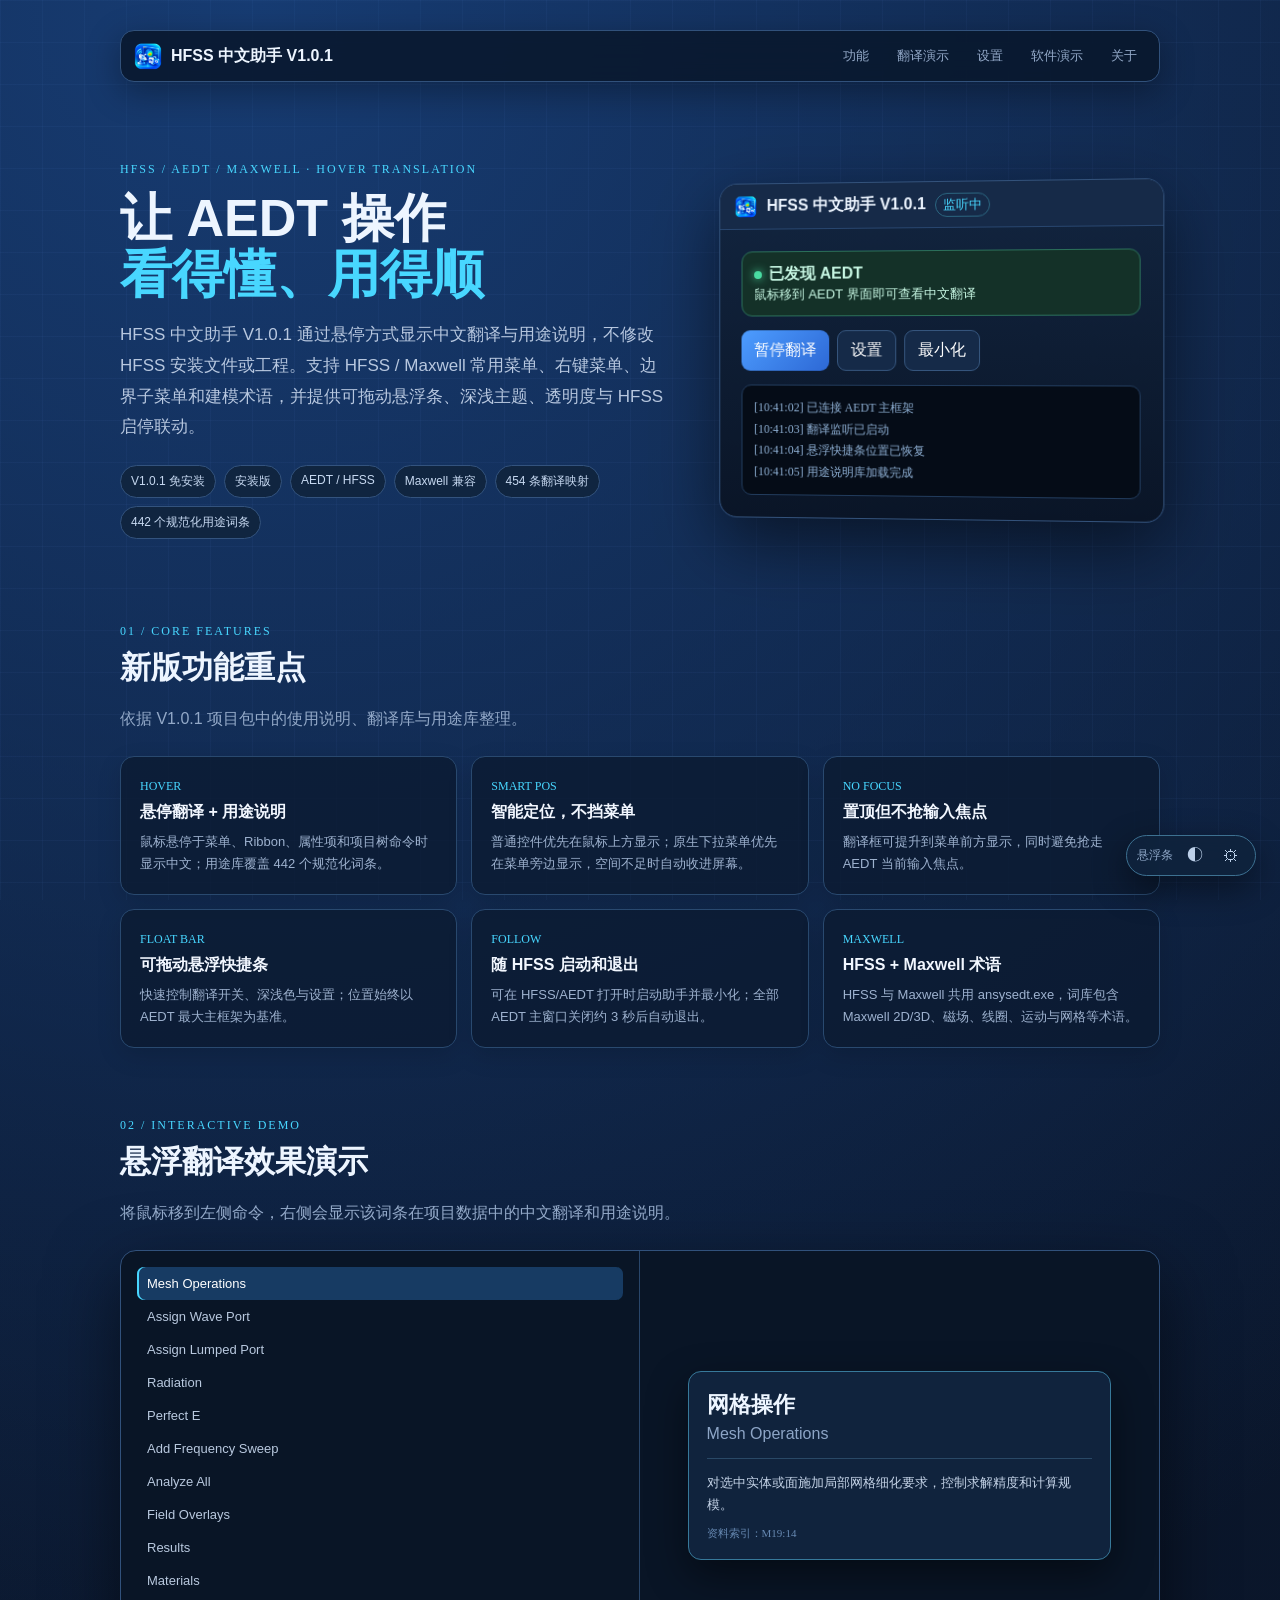
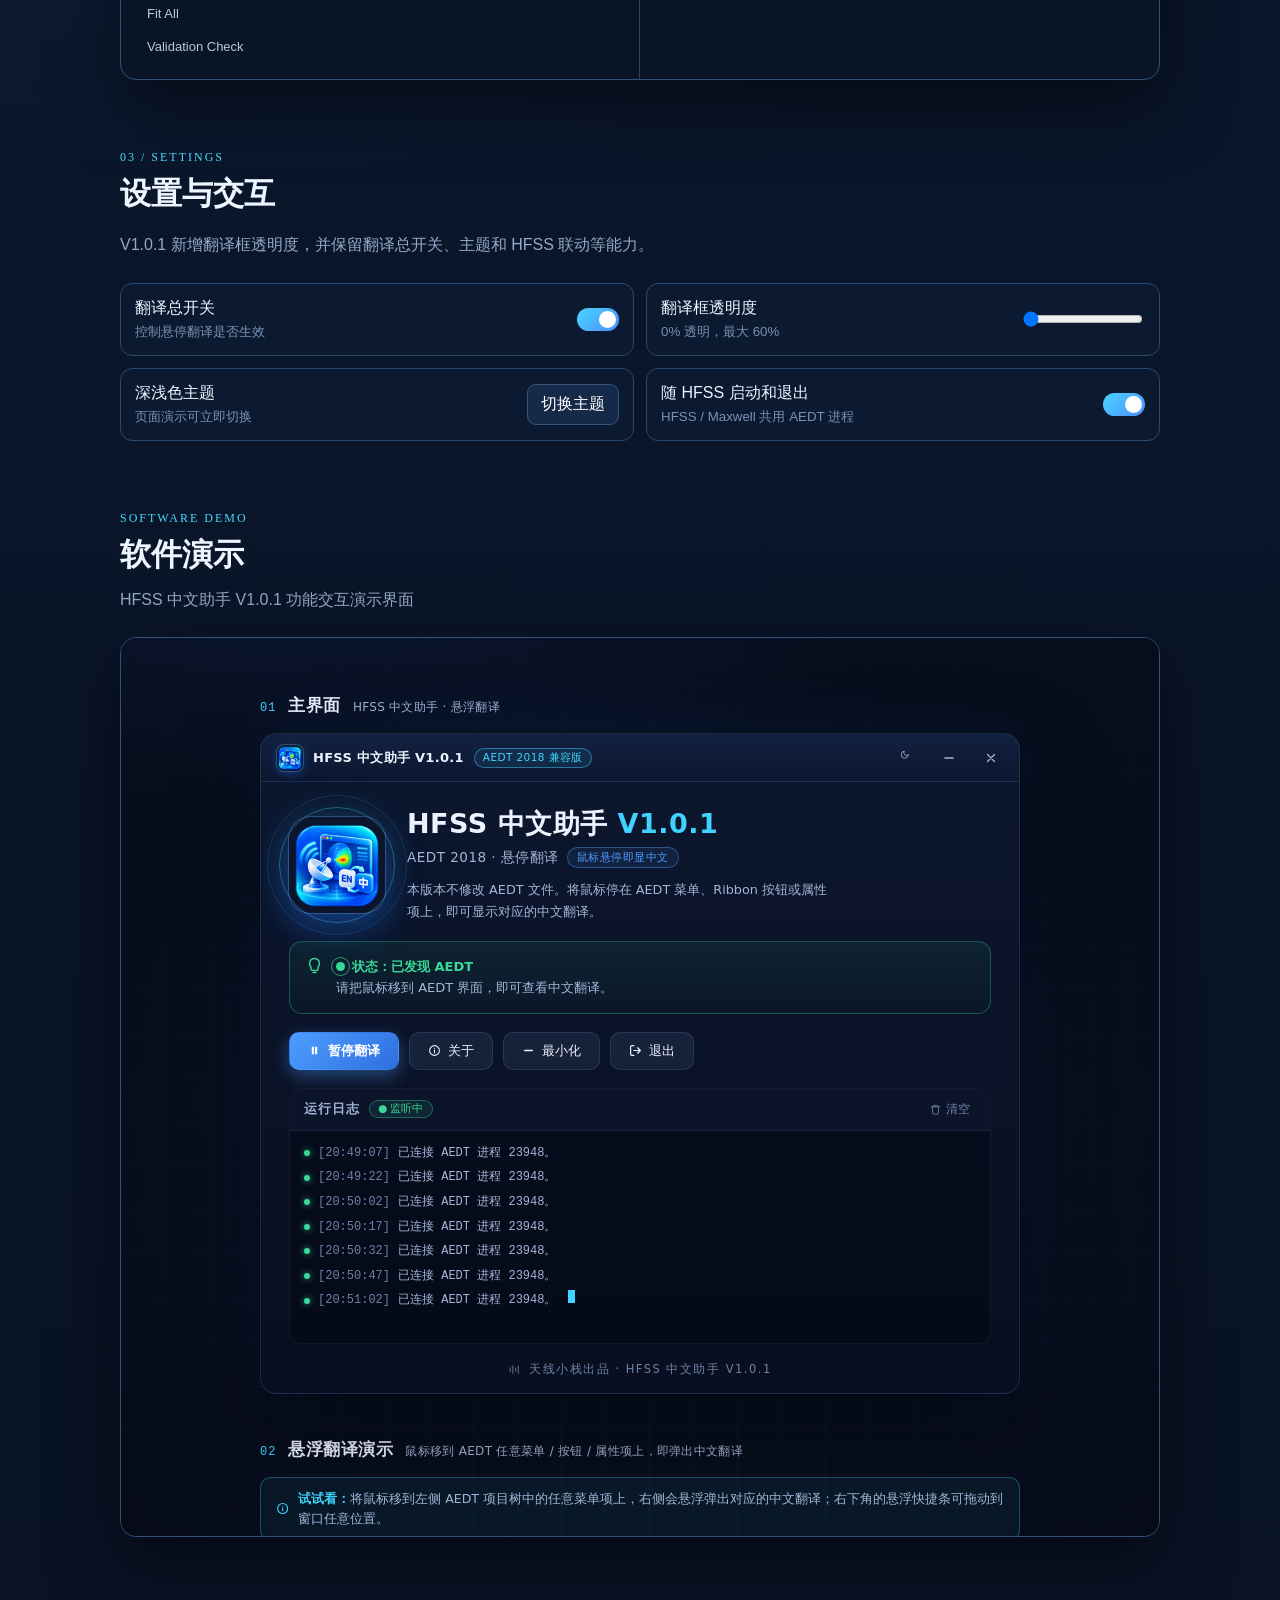
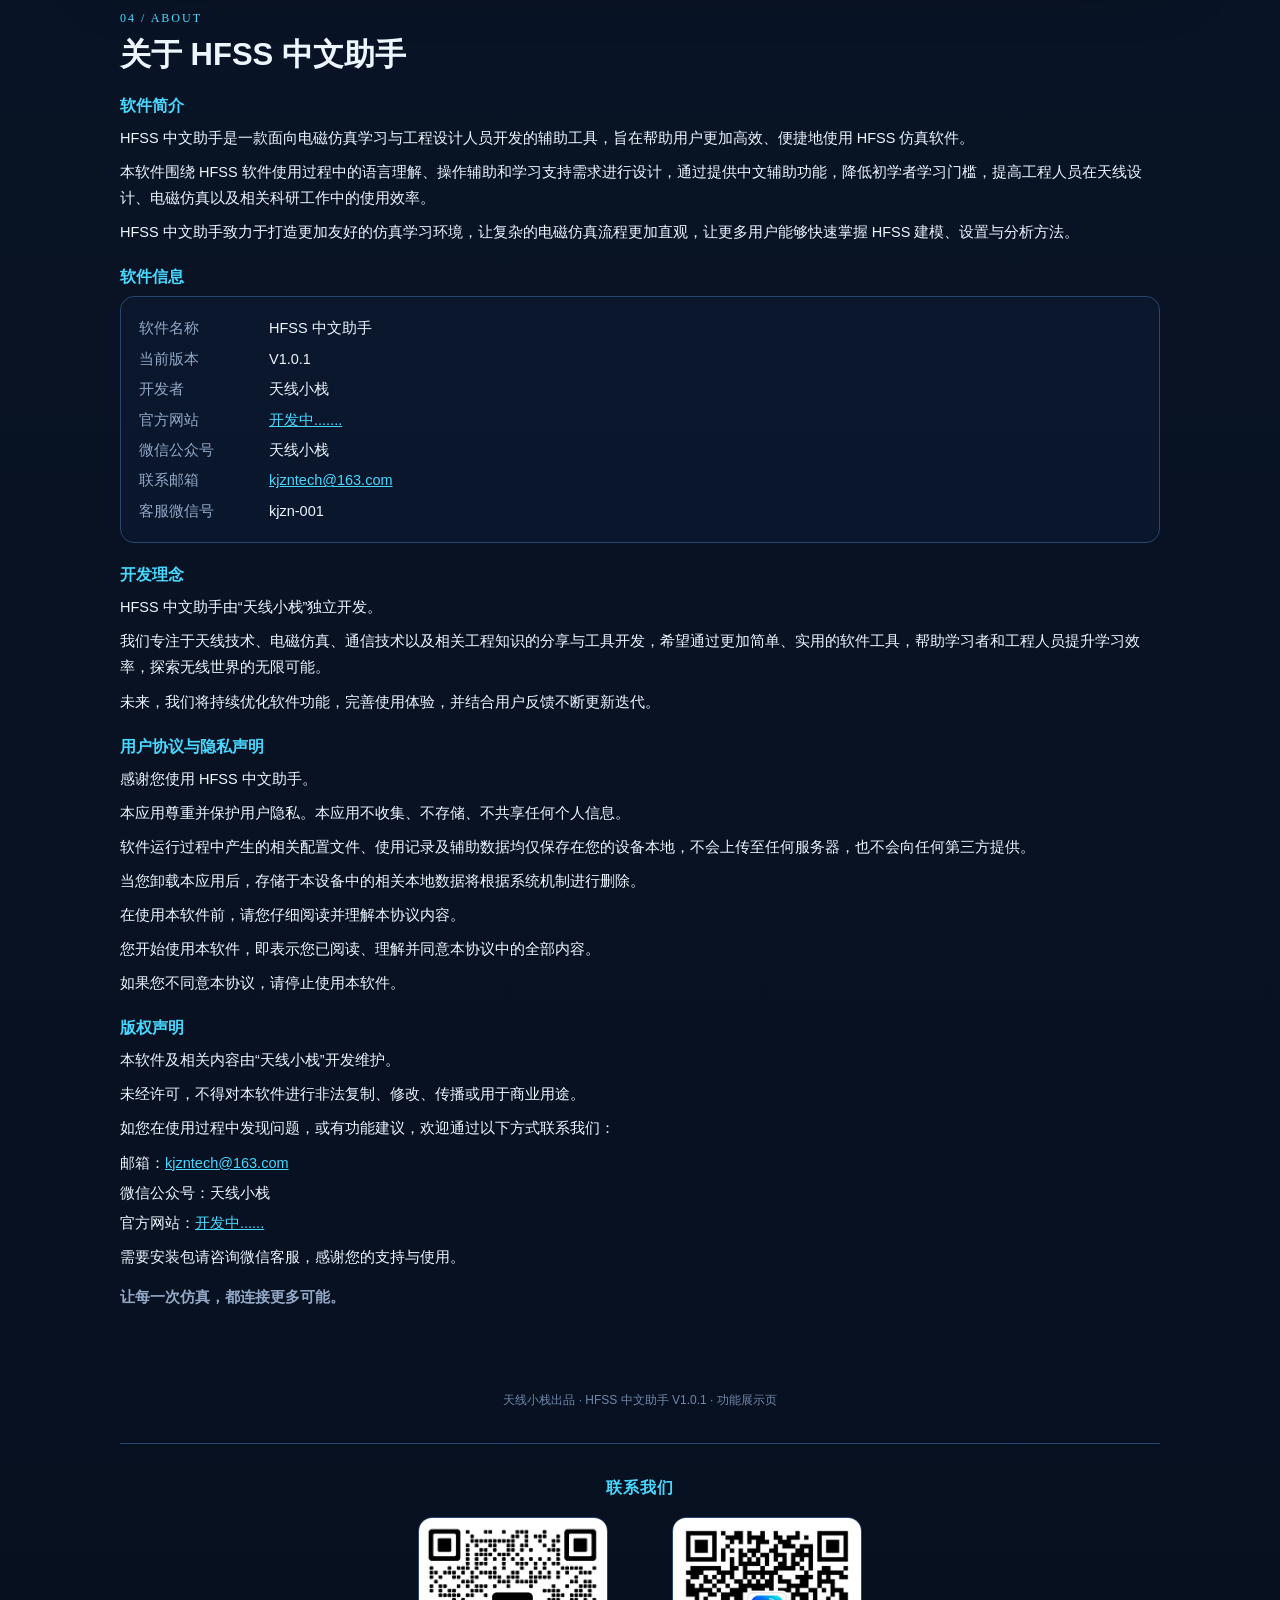
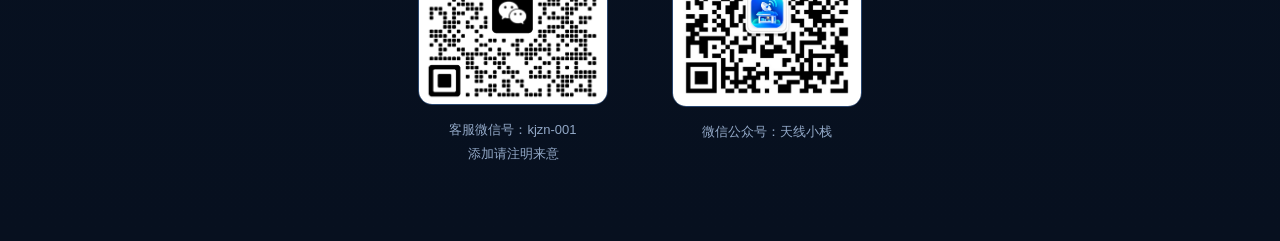
<file: index.html>
<!doctype html><html lang="zh-CN"><head><meta charset="utf-8"><meta name="viewport" content="width=device-width,initial-scale=1"><title>HFSS 中文助手 V1.0.1 · 功能展示</title>
<link rel="stylesheet" href="css/main.css"></head><body><div class="wrap"><nav><img src="images/logo.png"><b>HFSS 中文助手 V1.0.1</b><a href="#features">功能</a><a href="#demo">翻译演示</a><a href="#settings">设置</a><a href="#software-demo">软件演示</a><a href="#notes">关于</a></nav>
<header class="hero"><div><div class="eyebrow">HFSS / AEDT / MAXWELL · HOVER TRANSLATION</div><h1>让 AEDT 操作<br><span>看得懂、用得顺</span></h1><p class="lead">HFSS 中文助手 V1.0.1 通过悬停方式显示中文翻译与用途说明，不修改 HFSS 安装文件或工程。支持 HFSS / Maxwell 常用菜单、右键菜单、边界子菜单和建模术语，并提供可拖动悬浮条、深浅主题、透明度与 HFSS 启停联动。</p><div class="chips"><span class="chip">V1.0.1 免安装</span><span class="chip">安装版</span><span class="chip">AEDT / HFSS</span><span class="chip">Maxwell 兼容</span><span class="chip">454 条翻译映射</span><span class="chip">442 个规范化用途词条</span></div></div>
<div class="app"><div class="title"><img src="images/logo.png"><b>HFSS 中文助手 V1.0.1</b><small>监听中</small></div><div class="appbody"><div class="status"><span class="dot"></span><b>已发现 AEDT</b><br><small>鼠标移到 AEDT 界面即可查看中文翻译</small></div><div class="bar"><button class="btn primary" onclick="fakePause(this)">暂停翻译</button><button class="btn" onclick="document.querySelector('#settings').scrollIntoView()">设置</button><button class="btn">最小化</button></div><div class="log">[10:41:02] 已连接 AEDT 主框架<br>[10:41:03] 翻译监听已启动<br>[10:41:04] 悬浮快捷条位置已恢复<br>[10:41:05] 用途说明库加载完成</div></div></div></header>
<section id="features"><div class="sectiontag">01 / CORE FEATURES</div><h2>新版功能重点</h2><p class="sub">依据 V1.0.1 项目包中的使用说明、翻译库与用途库整理。</p><div class="grid">
<div class="card"><span class="ico">HOVER</span><strong>悬停翻译 + 用途说明</strong><p>鼠标悬停于菜单、Ribbon、属性项和项目树命令时显示中文；用途库覆盖 442 个规范化词条。</p></div>
<div class="card"><span class="ico">SMART POS</span><strong>智能定位，不挡菜单</strong><p>普通控件优先在鼠标上方显示；原生下拉菜单优先在菜单旁边显示，空间不足时自动收进屏幕。</p></div>
<div class="card"><span class="ico">NO FOCUS</span><strong>置顶但不抢输入焦点</strong><p>翻译框可提升到菜单前方显示，同时避免抢走 AEDT 当前输入焦点。</p></div>
<div class="card"><span class="ico">FLOAT BAR</span><strong>可拖动悬浮快捷条</strong><p>快速控制翻译开关、深浅色与设置；位置始终以 AEDT 最大主框架为基准。</p></div>
<div class="card"><span class="ico">FOLLOW</span><strong>随 HFSS 启动和退出</strong><p>可在 HFSS/AEDT 打开时启动助手并最小化；全部 AEDT 主窗口关闭约 3 秒后自动退出。</p></div>
<div class="card"><span class="ico">MAXWELL</span><strong>HFSS + Maxwell 术语</strong><p>HFSS 与 Maxwell 共用 ansysedt.exe，词库包含 Maxwell 2D/3D、磁场、线圈、运动与网格等术语。</p></div>
</div></section>
<section id="demo"><div class="sectiontag">02 / INTERACTIVE DEMO</div><h2>悬浮翻译效果演示</h2><p class="sub">将鼠标移到左侧命令，右侧会显示该词条在项目数据中的中文翻译和用途说明。</p><div class="demo"><div class="tree" id="tree"></div><div class="tiparea"><div class="bubble"><div class="zh" id="zh"></div><div class="en" id="en"></div><div class="purpose" id="purpose"></div><div class="src" id="src"></div></div></div></div></section>
<section id="settings"><div class="sectiontag">03 / SETTINGS</div><h2>设置与交互</h2><p class="sub">V1.0.1 新增翻译框透明度，并保留翻译总开关、主题和 HFSS 联动等能力。</p><div class="settings"><div class="setting"><div>翻译总开关<small>控制悬停翻译是否生效</small></div><div class="switch"></div></div><div class="setting"><div>翻译框透明度<small><span id="opv">0%</span> 透明，最大 60%</small></div><input id="opacity" type="range" min="0" max="60" value="0"></div><div class="setting"><div>深浅色主题<small>页面演示可立即切换</small></div><button class="btn" onclick="toggleTheme()">切换主题</button></div><div class="setting"><div>随 HFSS 启动和退出<small>HFSS / Maxwell 共用 AEDT 进程</small></div><div class="switch"></div></div></div></section>

<section id="software-demo" style="padding:35px 0;">
  <div class="sectiontag">SOFTWARE DEMO</div>
  <h2>软件演示</h2>
  <div class="sub">HFSS 中文助手 V1.0.1 功能交互演示界面</div>
  <iframe src="software-demo.html" style="width:100%;height:900px;border:1px solid #31517b;border-radius:16px;overflow:hidden;background:#07101f;box-shadow:0 24px 70px #0008;" title="HFSS中文助手V1.0.1软件演示"></iframe>
</section>
<section id="notes"><div class="sectiontag">04 / ABOUT</div><h2>关于 HFSS 中文助手</h2><div style="color:var(--cyan);font-weight:700;margin:20px 0 8px">软件简介</div><div style="line-height:1.8;color:var(--text);font-size:14.5px;margin:0 0 8px">HFSS 中文助手是一款面向电磁仿真学习与工程设计人员开发的辅助工具，旨在帮助用户更加高效、便捷地使用 HFSS 仿真软件。</div><div style="line-height:1.8;color:var(--text);font-size:14.5px;margin:0 0 8px">本软件围绕 HFSS 软件使用过程中的语言理解、操作辅助和学习支持需求进行设计，通过提供中文辅助功能，降低初学者学习门槛，提高工程人员在天线设计、电磁仿真以及相关科研工作中的使用效率。</div><div style="line-height:1.8;color:var(--text);font-size:14.5px;margin:0 0 8px">HFSS 中文助手致力于打造更加友好的仿真学习环境，让复杂的电磁仿真流程更加直观，让更多用户能够快速掌握 HFSS 建模、设置与分析方法。</div><div style="color:var(--cyan);font-weight:700;margin:22px 0 8px">软件信息</div><div style="border:1px solid var(--line);border-radius:14px;background:rgba(16,32,60,.35);padding:16px 18px;line-height:2.1;font-size:14.5px"><div><span style="color:var(--muted);display:inline-block;min-width:130px">软件名称</span>HFSS 中文助手</div><div><span style="color:var(--muted);display:inline-block;min-width:130px">当前版本</span>V1.0.1</div><div><span style="color:var(--muted);display:inline-block;min-width:130px">开发者</span>天线小栈</div><div><span style="color:var(--muted);display:inline-block;min-width:130px">官方网站</span><a href="开发中......." target="_blank" style="color:var(--cyan)">开发中.......</a></div><div><span style="color:var(--muted);display:inline-block;min-width:130px">微信公众号</span>天线小栈</div><div><span style="color:var(--muted);display:inline-block;min-width:130px">联系邮箱</span><a href="mailto:kjzntech@163.com" style="color:var(--cyan)">kjzntech@163.com</a></div><div><span style="color:var(--muted);display:inline-block;min-width:130px">客服微信号</span>kjzn-001</div></div><div style="color:var(--cyan);font-weight:700;margin:22px 0 8px">开发理念</div><div style="line-height:1.8;color:var(--text);font-size:14.5px;margin:0 0 8px">HFSS 中文助手由“天线小栈”独立开发。</div><div style="line-height:1.8;color:var(--text);font-size:14.5px;margin:0 0 8px">我们专注于天线技术、电磁仿真、通信技术以及相关工程知识的分享与工具开发，希望通过更加简单、实用的软件工具，帮助学习者和工程人员提升学习效率，探索无线世界的无限可能。</div><div style="line-height:1.8;color:var(--text);font-size:14.5px;margin:0 0 8px">未来，我们将持续优化软件功能，完善使用体验，并结合用户反馈不断更新迭代。</div><div style="color:var(--cyan);font-weight:700;margin:22px 0 8px">用户协议与隐私声明</div><div style="line-height:1.8;color:var(--text);font-size:14.5px;margin:0 0 8px">感谢您使用 HFSS 中文助手。</div><div style="line-height:1.8;color:var(--text);font-size:14.5px;margin:0 0 8px">本应用尊重并保护用户隐私。本应用不收集、不存储、不共享任何个人信息。</div><div style="line-height:1.8;color:var(--text);font-size:14.5px;margin:0 0 8px">软件运行过程中产生的相关配置文件、使用记录及辅助数据均仅保存在您的设备本地，不会上传至任何服务器，也不会向任何第三方提供。</div><div style="line-height:1.8;color:var(--text);font-size:14.5px;margin:0 0 8px">当您卸载本应用后，存储于本设备中的相关本地数据将根据系统机制进行删除。</div><div style="line-height:1.8;color:var(--text);font-size:14.5px;margin:0 0 8px">在使用本软件前，请您仔细阅读并理解本协议内容。</div><div style="line-height:1.8;color:var(--text);font-size:14.5px;margin:0 0 8px">您开始使用本软件，即表示您已阅读、理解并同意本协议中的全部内容。</div><div style="line-height:1.8;color:var(--text);font-size:14.5px;margin:0 0 8px">如果您不同意本协议，请停止使用本软件。</div><div style="color:var(--cyan);font-weight:700;margin:22px 0 8px">版权声明</div><div style="line-height:1.8;color:var(--text);font-size:14.5px;margin:0 0 8px">本软件及相关内容由“天线小栈”开发维护。</div><div style="line-height:1.8;color:var(--text);font-size:14.5px;margin:0 0 8px">未经许可，不得对本软件进行非法复制、修改、传播或用于商业用途。</div><div style="line-height:1.8;color:var(--text);font-size:14.5px;margin:0 0 8px">如您在使用过程中发现问题，或有功能建议，欢迎通过以下方式联系我们：</div><div style="line-height:1.8;color:var(--text);font-size:14.5px;margin:0 0 4px">邮箱：<a href="mailto:kjzntech@163.com" style="color:var(--cyan)">kjzntech@163.com</a></div><div style="line-height:1.8;color:var(--text);font-size:14.5px;margin:0 0 4px">微信公众号：天线小栈</div><div style="line-height:1.8;color:var(--text);font-size:14.5px;margin:0 0 8px">官方网站：<a href="开发中......" target="_blank" style="color:var(--cyan)">开发中......</a></div><div style="line-height:1.8;color:var(--text);color:var(--text);font-size:14.5px;margin:0 0 8px">需要安装包请咨询微信客服，感谢您的支持与使用。</div><div style="color:var(--muted);font-weight:600;margin-top:18px;font-size:14.5px">让每一次仿真，都连接更多可能。</div></section>
<footer>天线小栈出品 · HFSS 中文助手 V1.0.1 · 功能展示页</footer><div style="text-align:center;padding:34px 0 8px;border-top:1px solid var(--line);margin-top:34px"><div style="color:var(--cyan);font-weight:700;font-size:16px;letter-spacing:1px;margin-bottom:18px">联系我们</div><div style="display:flex;justify-content:center;gap:64px;flex-wrap:wrap;align-items:flex-start"><div style="text-align:center"><img src="images/kefu-qr.png" style="width:190px;object-fit:cover;border-radius:14px;border:1px solid var(--line)" alt="客服微信二维码"><div style="color:var(--muted);margin-top:12px;font-size:13px">客服微信号：kjzn-001</div><div style="color:var(--muted);margin-top:6px;font-size:13px">添加请注明来意</div></div><div style="text-align:center"><img src="images/qr.png" style="width:190px;object-fit:cover;border-radius:14px;border:1px solid var(--line)" alt="微信公众号二维码"><div style="color:var(--muted);margin-top:12px;font-size:13px">微信公众号：天线小栈</div></div></div></div></div>
<div class="quick"><span style="font-size:12px;color:#8ea7c7">悬浮条</span><button onclick="toggleTheme()">◐</button><button onclick="document.querySelector('#settings').scrollIntoView()">⚙</button></div>
<script src="js/main.js"></script>
</body></html>
</file>
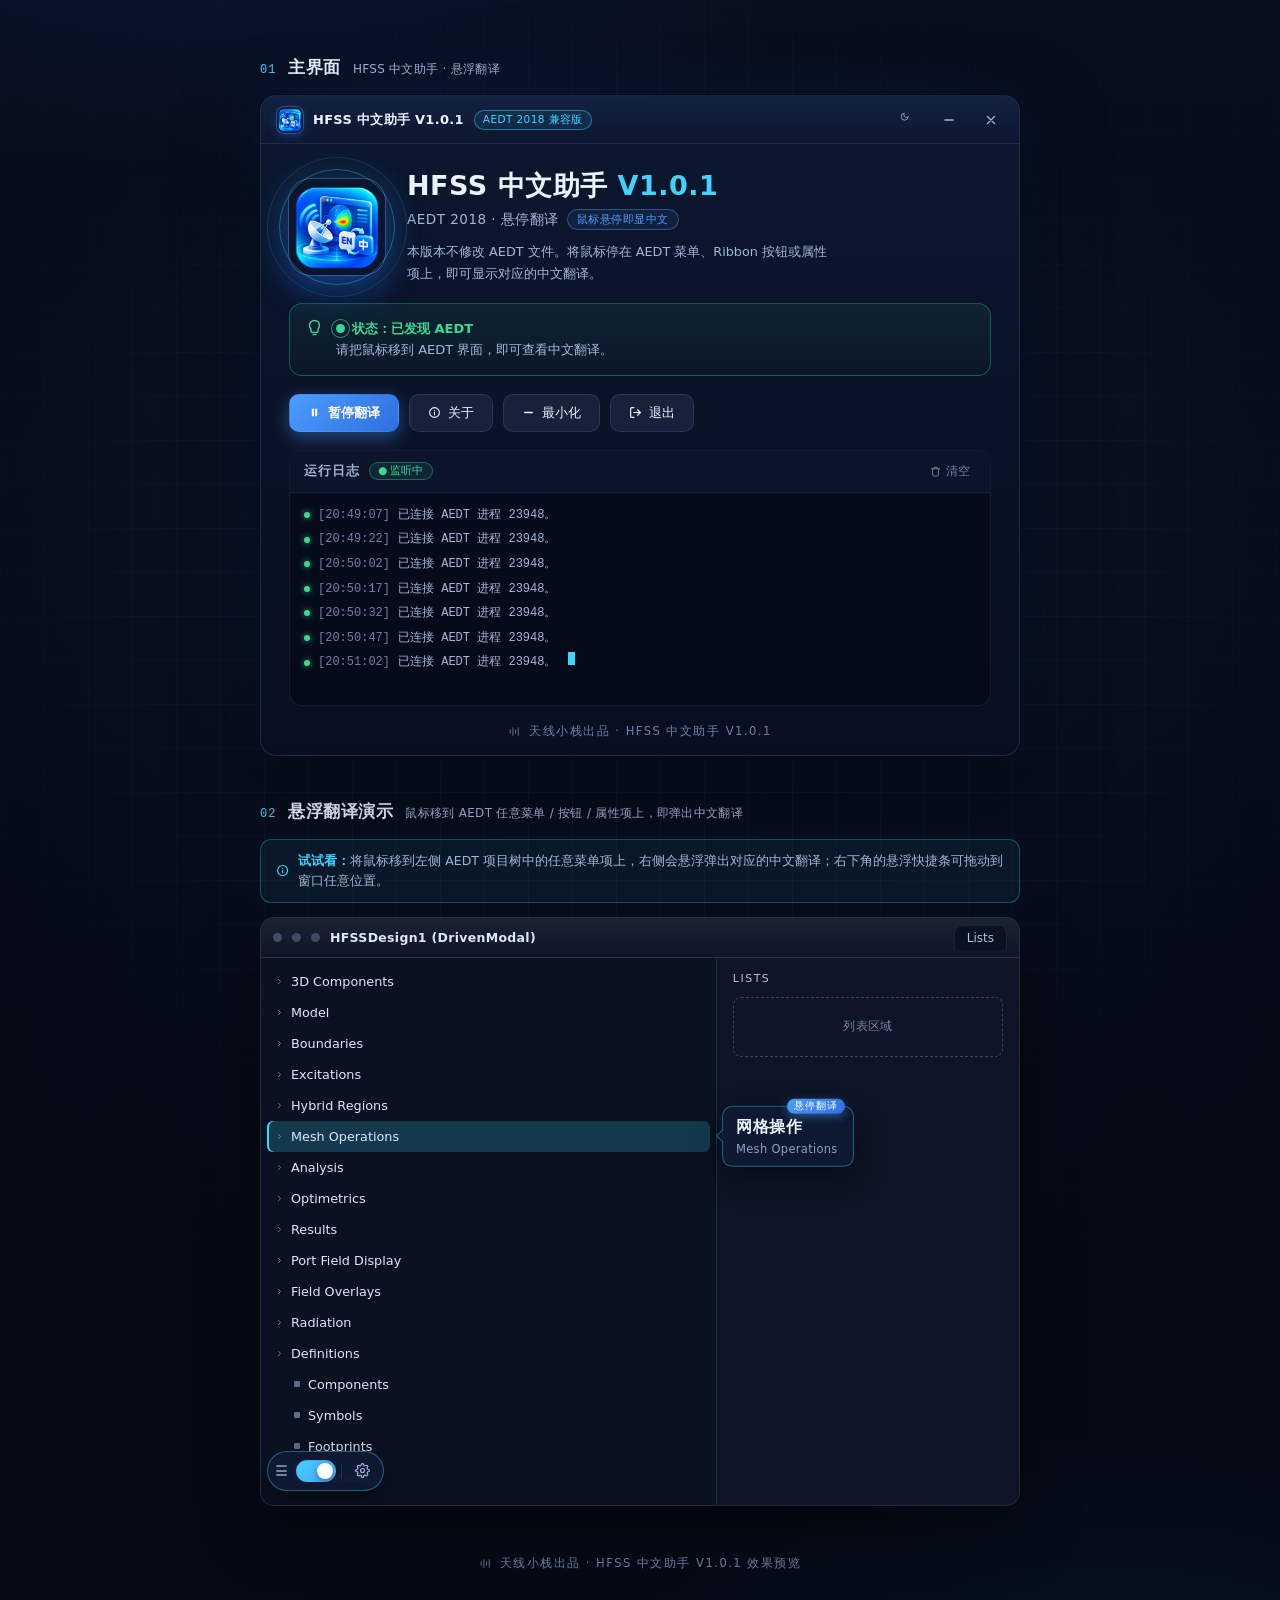
<file: software-demo.html>
<!DOCTYPE html>
<html lang="zh-CN">
<head>
<meta charset="UTF-8">
<meta name="viewport" content="width=device-width, initial-scale=1.0">
<title>HFSS 中文助手 V1.0.1 · 悬浮翻译</title>
<link rel="icon" type="image/png" href="images/icon.png">
<link rel="stylesheet" href="css/software-demo.css">
</head>
<body>
<div class="stage">
  <div class="container">

    <!-- ===== 01 主窗口 ===== -->
    <div class="section">
      <div class="section-head">
        <span class="num">01</span>
        <h2>主界面</h2>
        <span class="sub">HFSS 中文助手 · 悬浮翻译</span>
      </div>

      <div class="window" role="application" aria-label="HFSS 中文助手">

        <div class="titlebar">
          <img class="appicon" src="images/icon.png" alt="">
          <span class="appname">HFSS 中文助手 V1.0.1</span>
          <span class="badge">AEDT 2018 兼容版</span>
          <div class="spacer"></div>
          <div class="winctrl">
            <button id="btnTheme" class="theme" aria-label="切换到浅色主题" title="切换深浅色主题">
              <svg id="themeIcon" width="15" height="15" viewBox="0 0 24 24" fill="none" stroke="currentColor" stroke-width="2" stroke-linecap="round" stroke-linejoin="round"><path d="M21 12.8A9 9 0 1 1 11.2 3a7 7 0 0 0 9.8 9.8z"/></svg>
            </button>
            <button id="btnMin" aria-label="最小化" title="最小化">
              <svg width="14" height="14" viewBox="0 0 24 24" fill="none" stroke="currentColor" stroke-width="2.4" stroke-linecap="round"><path d="M5 12h14"/></svg>
            </button>
            <button id="btnClose" class="close" aria-label="关闭" title="关闭">
              <svg width="14" height="14" viewBox="0 0 24 24" fill="none" stroke="currentColor" stroke-width="2.2" stroke-linecap="round"><path d="M6 6l12 12M18 6L6 18"/></svg>
            </button>
          </div>
        </div>

        <div class="body">

          <div class="hero">
            <div class="logo-wrap">
              <img class="logo" src="images/icon.png" alt="HFSS 中文助手 Logo">
            </div>
            <div>
              <h1>HFSS 中文助手 <em>V1.0.1</em></h1>
              <div class="sub">
                <span>AEDT 2018 · 悬停翻译</span>
                <span class="chip">鼠标悬停即显中文</span>
              </div>
              <p class="desc">本版本不修改 AEDT 文件。将鼠标停在 AEDT 菜单、Ribbon 按钮或属性项上，即可显示对应的中文翻译。</p>
            </div>
          </div>

          <div class="card status-card" id="statusCard">
            <svg class="ic" width="17" height="17" viewBox="0 0 24 24" fill="none" stroke="var(--green)" stroke-width="2" stroke-linecap="round" stroke-linejoin="round"><path d="M12 2a7 7 0 0 0-7 7c0 2.5 1.2 4.2 2 5.4V17a2 2 0 0 0 2 2h6a2 2 0 0 0 2-2v-2.6c.8-1.2 2-2.9 2-5.4a7 7 0 0 0-7-7z"/><path d="M10 22h4"/></svg>
            <div class="txt">
              <span class="live-dot"></span><b id="statusB">状态：已发现 AEDT</b><br>
              <span class="hint" id="statusHint">请把鼠标移到 AEDT 界面，即可查看中文翻译。</span>
            </div>
          </div>

          <div class="actions">
            <button class="btn primary" id="btnPause">
              <span class="sp" id="pauseIcon">
                <svg width="13" height="13" viewBox="0 0 24 24" fill="currentColor"><path d="M7 5h4v14H7zM13 5h4v14h-4z"/></svg>
              </span>
              <span id="pauseText">暂停翻译</span>
            </button>
            <button class="btn" id="btnAbout">
              <span class="sp"><svg width="13" height="13" viewBox="0 0 24 24" fill="none" stroke="currentColor" stroke-width="2" stroke-linecap="round"><circle cx="12" cy="12" r="9"/><path d="M12 8h.01M12 11v5"/></svg></span>
              关于
            </button>
            <button class="btn" id="btnMin2">
              <span class="sp"><svg width="13" height="13" viewBox="0 0 24 24" fill="none" stroke="currentColor" stroke-width="2.4" stroke-linecap="round"><path d="M5 12h14"/></svg></span>
              最小化
            </button>
            <button class="btn danger" id="btnExit">
              <span class="sp"><svg width="13" height="13" viewBox="0 0 24 24" fill="none" stroke="currentColor" stroke-width="2.2" stroke-linecap="round" stroke-linejoin="round"><path d="M9 21H5a2 2 0 0 1-2-2V5a2 2 0 0 1 2-2h4M16 17l5-5-5-5M21 12H9"/></svg></span>
              退出
            </button>
          </div>

          <div class="logpanel">
            <div class="loghead">
              <span class="t">运行日志</span>
              <span class="live" id="logLive">● 监听中</span>
              <div class="spacer"></div>
              <button id="btnClear">
                <svg width="11" height="11" viewBox="0 0 24 24" fill="none" stroke="currentColor" stroke-width="2" stroke-linecap="round" stroke-linejoin="round"><path d="M3 6h18M8 6V4a1 1 0 0 1 1-1h6a1 1 0 0 1 1 1v2M19 6l-1 14a2 2 0 0 1-2 2H8a2 2 0 0 1-2-2L5 6"/></svg>
                清空
              </button>
            </div>
            <div class="logbody" id="logBody" aria-live="polite">
              <div class="log-line"><span class="dot"></span><span class="t">[20:49:07]</span><span>已连接 AEDT 进程 23948。</span></div>
              <div class="log-line"><span class="dot"></span><span class="t">[20:49:22]</span><span>已连接 AEDT 进程 23948。</span></div>
              <div class="log-line"><span class="dot"></span><span class="t">[20:50:02]</span><span>已连接 AEDT 进程 23948。</span></div>
              <div class="log-line"><span class="dot"></span><span class="t">[20:50:17]</span><span>已连接 AEDT 进程 23948。</span></div>
              <div class="log-line"><span class="dot"></span><span class="t">[20:50:32]</span><span>已连接 AEDT 进程 23948。</span></div>
              <div class="log-line"><span class="dot"></span><span class="t">[20:50:47]</span><span>已连接 AEDT 进程 23948。</span></div>
              <div class="log-line"><span class="dot"></span><span class="t">[20:51:02]</span><span>已连接 AEDT 进程 23948。</span><span class="cursor"></span></div>
            </div>
          </div>

        </div>

        <div class="footer">
          <svg width="13" height="13" viewBox="0 0 24 24" fill="none" stroke="currentColor" stroke-width="2" stroke-linecap="round"><path d="M4 9v6M9 5v14M14 9v6M19 5v14"/></svg>
          天线小栈出品 · HFSS 中文助手 V1.0.1
        </div>
      </div>
    </div>

    <!-- ===== 02 悬浮翻译演示 ===== -->
    <div class="section">
      <div class="section-head">
        <span class="num">02</span>
        <h2>悬浮翻译演示</h2>
        <span class="sub">鼠标移到 AEDT 任意菜单 / 按钮 / 属性项上，即弹出中文翻译</span>
      </div>

      <div class="demo-hint">
        <svg width="15" height="15" viewBox="0 0 24 24" fill="none" stroke="var(--cyan)" stroke-width="2" stroke-linecap="round" stroke-linejoin="round"><circle cx="12" cy="12" r="9"/><path d="M12 8h.01M12 11v5"/></svg>
        <span><b>试试看：</b>将鼠标移到左侧 AEDT 项目树中的任意菜单项上，右侧会悬浮弹出对应的中文翻译；右下角的悬浮快捷条可拖动到窗口任意位置。</span>
      </div>

      <div class="aedt" id="aedtWin">
        <div class="aedt-titlebar">
          <span class="dot"></span><span class="dot"></span><span class="dot"></span>
          <span class="t">HFSSDesign1 (DrivenModal)</span>
          <span class="tab">Lists</span>
        </div>
        <div class="aedt-body" id="aedtBody">
          <div class="aedt-tree" id="aedtTree"></div>
          <div class="aedt-splitter"></div>
          <div class="aedt-lists">
            <div class="lh">LISTS</div>
            <div class="ph">列表区域</div>
          </div>
          <div class="aedt-tip" id="aedtTip">
            <span class="tt-tag">悬停翻译</span>
            <div class="tt-arrow"></div>
            <div class="tt-zh" id="tipZh">网格操作</div>
            <div class="tt-en" id="tipEn">Mesh Operations</div>
          </div>
        </div>

        <!-- 悬浮快捷条：开关 + 螺丝（设置），可拖动 -->
        <div class="quick-bar" id="quickBar">
          <div class="qb-grip" aria-hidden="true" title="拖动我到任意位置"><span></span><span></span><span></span></div>
          <button class="sw on" id="qbSwitch" role="switch" aria-checked="true" aria-label="翻译开关" title="点击切换翻译开/关">
            <span class="sw-knob"></span>
          </button>
          <span class="qb-div"></span>
          <button class="qb-gear" id="qbGear" aria-label="设置" title="打开设置">
            <svg width="15" height="15" viewBox="0 0 24 24" fill="none" stroke="currentColor" stroke-width="1.9" stroke-linecap="round" stroke-linejoin="round"><circle cx="12" cy="12" r="3.2"/><path d="M19.4 15a1.7 1.7 0 0 0 .34 1.87l.06.06a2 2 0 1 1-2.83 2.83l-.06-.06a1.7 1.7 0 0 0-1.87-.34 1.7 1.7 0 0 0-1 1.55V21a2 2 0 1 1-4 0v-.09a1.7 1.7 0 0 0-1-1.55 1.7 1.7 0 0 0-1.87.34l-.06.06a2 2 0 1 1-2.83-2.83l.06-.06a1.7 1.7 0 0 0 .34-1.87 1.7 1.7 0 0 0-1.55-1H3a2 2 0 1 1 0-4h.09a1.7 1.7 0 0 0 1.55-1 1.7 1.7 0 0 0-.34-1.87l-.06-.06a2 2 0 1 1 2.83-2.83l.06.06a1.7 1.7 0 0 0 1.87.34h.01a1.7 1.7 0 0 0 1-1.55V3a2 2 0 1 1 4 0v.09a1.7 1.7 0 0 0 1 1.55h.01a1.7 1.7 0 0 0 1.87-.34l.06-.06a2 2 0 1 1 2.83 2.83l-.06.06a1.7 1.7 0 0 0-.34 1.87v.01a1.7 1.7 0 0 0 1.55 1H21a2 2 0 1 1 0 4h-.09a1.7 1.7 0 0 0-1.55 1z"/></svg>
          </button>
        </div>
      </div>
    </div>

    <!-- 页脚 -->
    <div class="footer" style="padding:6px 0 4px">
      <svg width="13" height="13" viewBox="0 0 24 24" fill="none" stroke="currentColor" stroke-width="2" stroke-linecap="round"><path d="M4 9v6M9 5v14M14 9v6M19 5v14"/></svg>
      天线小栈出品 · HFSS 中文助手 V1.0.1 效果预览
    </div>
  </div>
</div>

<!-- ===== 关于弹窗 ===== -->
<div class="overlay" id="aboutOverlay" role="dialog" aria-modal="true" aria-labelledby="aboutTitle">
  <div class="about-card">
    <button class="across" id="aboutClose" aria-label="关闭">
      <svg width="15" height="15" viewBox="0 0 24 24" fill="none" stroke="currentColor" stroke-width="2.2" stroke-linecap="round"><path d="M6 6l12 12M18 6L6 18"/></svg>
    </button>
    <div class="ahead">
      <h2 id="aboutTitle">天线小栈</h2>
      <p class="slogan">关注天线小栈，探索天线的那些事</p>
    </div>
    <div class="qr-box">
      <img src="images/qr.png" alt="天线小栈公众号二维码">
    </div>
    <div class="id-rows">
      <div class="id-row"><span class="k">公众号名称</span><span class="v">天线小栈</span></div>
      <div class="id-row">
        <span class="k">公众号ID</span><span class="v">antenna_stack</span>
        <button class="copy-btn" id="btnCopy">
          <svg width="11" height="11" viewBox="0 0 24 24" fill="none" stroke="currentColor" stroke-width="2" stroke-linecap="round" stroke-linejoin="round"><rect x="9" y="9" width="12" height="12" rx="2"/><path d="M5 15H4a2 2 0 0 1-2-2V4a2 2 0 0 1 2-2h9a2 2 0 0 1 2 2v1"/></svg>
          复制
        </button>
      </div>
    </div>
    <p class="follow-hint">打开微信扫一扫，关注公众号</p>
    <div class="afoot">天线小栈出品</div>
  </div>
</div>

<!-- ===== 设置弹窗 ===== -->
<div class="overlay" id="settingsOverlay" role="dialog" aria-modal="true" aria-labelledby="settingsTitle">
  <div class="settings-card">
    <div class="shead">
      <svg class="gear-ic" width="15" height="15" viewBox="0 0 24 24" fill="none" stroke="currentColor" stroke-width="1.9" stroke-linecap="round" stroke-linejoin="round"><circle cx="12" cy="12" r="3.2"/><path d="M19.4 15a1.7 1.7 0 0 0 .34 1.87l.06.06a2 2 0 1 1-2.83 2.83l-.06-.06a1.7 1.7 0 0 0-1.87-.34 1.7 1.7 0 0 0-1 1.55V21a2 2 0 1 1-4 0v-.09a1.7 1.7 0 0 0-1-1.55 1.7 1.7 0 0 0-1.87.34l-.06.06a2 2 0 1 1-2.83-2.83l.06-.06a1.7 1.7 0 0 0 .34-1.87 1.7 1.7 0 0 0-1.55-1H3a2 2 0 1 1 0-4h.09a1.7 1.7 0 0 0 1.55-1 1.7 1.7 0 0 0-.34-1.87l-.06-.06a2 2 0 1 1 2.83-2.83l.06.06a1.7 1.7 0 0 0 1.87.34h.01a1.7 1.7 0 0 0 1-1.55V3a2 2 0 1 1 4 0v.09a1.7 1.7 0 0 0 1 1.55h.01a1.7 1.7 0 0 0 1.87-.34l.06-.06a2 2 0 1 1 2.83 2.83l-.06.06a1.7 1.7 0 0 0-.34 1.87v.01a1.7 1.7 0 0 0 1.55 1H21a2 2 0 1 1 0 4h-.09a1.7 1.7 0 0 0-1.55 1z"/></svg>
      <h2 id="settingsTitle">设置</h2>
      <button class="across" id="settingsClose" aria-label="关闭">
        <svg width="14" height="14" viewBox="0 0 24 24" fill="none" stroke="currentColor" stroke-width="2.2" stroke-linecap="round"><path d="M6 6l12 12M18 6L6 18"/></svg>
      </button>
    </div>
    <div class="sbody">
      <div class="set-row">
        <div class="label">翻译总开关<small>控制悬停翻译是否生效</small></div>
        <button class="sw on" id="setMain" role="switch" aria-checked="true"><span class="sw-knob"></span></button>
      </div>
      <div class="set-row">
        <div class="label">悬停延迟<small>鼠标悬停后多久弹出翻译气泡</small></div>
        <div class="seg" id="delaySeg">
          <button data-delay="0.2" class="active">0.2s</button>
          <button data-delay="0.5">0.5s</button>
          <button data-delay="1">1s</button>
        </div>
      </div>
      <div class="set-row">
        <div class="label">气泡显示原文<small>翻译气泡中同时显示英文原文</small></div>
        <button class="sw on" id="setOrig" role="switch" aria-checked="true"><span class="sw-knob"></span></button>
      </div>
      <div class="set-row">
        <div class="label">开机自启动<small>系统启动时自动运行本助手</small></div>
        <button class="sw off" id="setBoot" role="switch" aria-checked="false"><span class="sw-knob"></span></button>
      </div>
    </div>
    <div class="sfoot">
      <button class="btn sm" id="setReset">恢复默认</button>
      <button class="btn sm primary" id="setDone">完成</button>
    </div>
  </div>
</div>

<div class="toast" id="toast" role="status"></div>


<script src="js/software-demo.js"></script>
</body>
</html>
</file>
<file: css/main.css>
:root{--bg:#07101f;--bg2:#0c1930;--panel:#0e1d35dd;--line:#28466f;--text:#edf5ff;--muted:#93a9c8;--cyan:#48d7ff;--blue:#4e8cff;--green:#49dda2;--amber:#ffc66f;--shadow:0 24px 70px #0008}*{box-sizing:border-box}html{scroll-behavior:smooth}body{margin:0;font-family:"Segoe UI","Microsoft YaHei",sans-serif;background:radial-gradient(circle at 20% 0,#173c73 0,transparent 35%),linear-gradient(180deg,var(--bg2),var(--bg));color:var(--text)}body:before{content:"";position:fixed;inset:0;pointer-events:none;background-image:linear-gradient(#6fa7ff0c 1px,transparent 1px),linear-gradient(90deg,#6fa7ff0c 1px,transparent 1px);background-size:42px 42px}.wrap{max-width:1080px;margin:auto;padding:30px 20px 70px;position:relative}nav{position:sticky;top:12px;z-index:20;display:flex;gap:8px;align-items:center;padding:9px 12px;border:1px solid #31517b;background:#09172bd9;backdrop-filter:blur(16px);border-radius:14px;box-shadow:0 10px 35px #0005}nav img{width:30px;height:30px;border-radius:8px}nav b{margin-right:auto}nav a{color:var(--muted);text-decoration:none;font-size:13px;padding:7px 10px;border-radius:8px}nav a:hover{background:#18345a;color:white}.hero{padding:80px 0 50px;display:grid;grid-template-columns:1.1fr .9fr;gap:50px;align-items:center}.eyebrow{font:12px Consolas;color:var(--cyan);letter-spacing:2px}h1{font-size:52px;line-height:1.08;margin:13px 0 18px}h1 span{color:var(--cyan)}.lead{font-size:17px;line-height:1.8;color:#b7c7df;max-width:650px}.chips{display:flex;flex-wrap:wrap;gap:8px;margin-top:22px}.chip{border:1px solid #33537e;background:#102540;padding:7px 10px;border-radius:999px;font-size:12px;color:#c7d9f1}.app{border:1px solid #33527b;border-radius:18px;overflow:hidden;background:linear-gradient(#122540,#0a1527);box-shadow:var(--shadow);transform:perspective(900px) rotateY(-4deg)}.title{height:46px;display:flex;align-items:center;gap:9px;padding:0 14px;border-bottom:1px solid #28466f;background:#162a48}.title img{width:25px;height:25px;border-radius:7px}.title small{color:var(--cyan);border:1px solid #2b6681;border-radius:999px;padding:2px 7px}.appbody{padding:22px}.status{padding:12px;border:1px solid #2b705a;border-radius:11px;background:#143128;color:#c8f8e4}.dot{display:inline-block;width:8px;height:8px;background:var(--green);border-radius:50%;box-shadow:0 0 10px var(--green);margin-right:7px}.bar{display:flex;gap:8px;margin:14px 0}button{font:inherit}.btn{border:1px solid #36567e;background:#152a48;color:white;border-radius:9px;padding:9px 13px;cursor:pointer}.btn.primary{border:0;background:linear-gradient(135deg,#4d9dff,#2d68d5)}.log{font:12px Consolas;background:#050c17;border:1px solid #223c5d;border-radius:10px;padding:12px;color:#8fb0d4;line-height:1.8}section{padding:35px 0}.sectiontag{font:12px Consolas;color:var(--cyan);letter-spacing:2px}h2{font-size:31px;margin:8px 0 10px}.sub{color:var(--muted);line-height:1.7;margin-bottom:24px}.grid{display:grid;grid-template-columns:repeat(3,1fr);gap:14px}.card{border:1px solid #29496f;background:#0c1b31cc;border-radius:14px;padding:19px;box-shadow:0 8px 24px #0002}.card strong{display:block;margin:8px 0;color:#f2f7ff}.card p{font-size:13px;line-height:1.7;color:#9eb2cf;margin:0}.ico{font:12px Consolas;color:var(--cyan)}.demo{display:grid;grid-template-columns:1fr 1fr;border:1px solid #31517b;border-radius:16px;overflow:hidden;background:#091526;box-shadow:var(--shadow)}.tree{padding:16px;border-right:1px solid #29466a}.tree div{padding:9px 10px;border-radius:7px;color:#b9c9df;cursor:pointer;font-size:13px}.tree div:hover,.tree div.active{background:#173b63;color:white;box-shadow:inset 2px 0 var(--cyan)}.tiparea{padding:24px;display:flex;align-items:center;justify-content:center;min-height:340px}.bubble{width:90%;border:1px solid #37799a;background:#10233d;border-radius:13px;padding:18px;box-shadow:0 15px 40px #0007}.bubble .zh{font-size:22px;font-weight:700}.bubble .en{color:#8da5c6;margin:5px 0 15px}.bubble .purpose{font-size:13px;line-height:1.7;color:#c4d3e7;border-top:1px solid #294866;padding-top:13px}.bubble .src{font:11px Consolas;color:#6688b1;margin-top:10px}.settings{display:grid;grid-template-columns:1fr 1fr;gap:12px}.setting{display:flex;align-items:center;justify-content:space-between;border:1px solid #29496f;border-radius:12px;padding:14px;background:#0b1a30}.setting small{display:block;color:#7891b3;margin-top:4px}.switch{width:42px;height:23px;border-radius:20px;background:linear-gradient(135deg,var(--cyan),var(--blue));padding:3px}.switch:after{content:"";display:block;width:17px;height:17px;border-radius:50%;background:white;margin-left:19px}input[type=range]{width:120px}.callout{border:1px solid #6c5b2d;background:#2a2313;border-radius:14px;padding:18px;color:#ffe4aa;line-height:1.7}footer{text-align:center;color:#6f88aa;font-size:12px;padding-top:50px}.quick{position:fixed;right:24px;bottom:24px;z-index:30;border:1px solid #3d7191;background:#10233dee;backdrop-filter:blur(12px);border-radius:999px;padding:8px 10px;box-shadow:0 12px 35px #0007;display:flex;gap:8px;align-items:center}.quick button{background:none;border:0;color:#bcd0e9;cursor:pointer}body.light{--bg:#e8eef8;--bg2:#f8fbff;--text:#162a4a;--muted:#5f7597}body.light .card,body.light .setting,body.light .demo{background:#f8fbff;color:#162a4a}body.light .card strong{color:#162a4a}body.light .card p{color:#405b7e}body.light nav{background:#f5f9ffe8}body.light nav b,body.light nav a{color:#274363}body.light .tree div{color:#456181}body.light .bubble{background:white;color:#162a4a}body.light .bubble .purpose{color:#405b7e}@media(max-width:760px){.hero{grid-template-columns:1fr;padding-top:50px}h1{font-size:39px}.grid{grid-template-columns:1fr}.demo{grid-template-columns:1fr}.tree{border-right:0;border-bottom:1px solid #29466a}.settings{grid-template-columns:1fr}nav a{display:none}}
</file>
<file: css/software-demo.css>
/* ===== 设计 Token（深色为默认） ===== */
:root{
  --bg0:#060b18; --bg1:#0b1428; --gridline:rgba(120,170,255,.05);
  --panel:rgba(150,188,255,.055); --panel-strong:rgba(150,188,255,.09);
  --line:rgba(140,180,255,.15); --line-soft:rgba(140,180,255,.09);
  --txt:#ecf3ff; --txt-dim:#a3b6d8; --txt-faint:#6d82a8;
  --cyan:#3fd4ff; --blue:#4d9dff; --blue-deep:#2f6fdf;
  --green:#38d996; --amber:#ffc46b; --red:#ff7184;
  --win-top:rgba(13,24,48,.94); --win-bot:rgba(8,15,32,.97);
  --titlebar-bg:linear-gradient(180deg,rgba(24,42,82,.55),rgba(13,24,48,.35));
  --log-bg:rgba(4,9,20,.55); --loghead-bg:rgba(20,34,66,.4);
  --aedt-bg:#0d1526; --aedt-tree-bg:#0a1120; --aedt-hover:rgba(63,212,255,.13);
  --aedt-active:rgba(63,212,255,.20); --aedt-text:#dce7ff; --aedt-dim:#8fa2c4;
  --aedt-line:rgba(140,180,255,.13); --aedt-head:#aec3e8;
  --tt-bg:rgba(14,26,50,.97); --tt-zh:#ecf3ff; --tt-en:#8fa2c4; --tt-border:rgba(63,212,255,.38);
  --set-bg:#0e1a33;
  --mono:Consolas,'Courier New',ui-monospace,monospace;
  --sans:'Segoe UI','Microsoft YaHei UI','Microsoft YaHei','PingFang SC',system-ui,sans-serif;
}
html[data-theme="light"]{
  --bg0:#e9eef8; --bg1:#f5f8ff; --gridline:rgba(30,70,150,.06);
  --panel:rgba(255,255,255,.62); --panel-strong:rgba(255,255,255,.9);
  --line:rgba(25,60,130,.14); --line-soft:rgba(25,60,130,.10);
  --txt:#17294a; --txt-dim:#54688f; --txt-faint:#8799bd;
  --cyan:#0ba2d8; --blue:#2f6fdf; --blue-deep:#2456b4;
  --green:#1fa97a; --amber:#c97f1f; --red:#d94b64;
  --win-top:#ffffff; --win-bot:#f2f6ff;
  --titlebar-bg:linear-gradient(180deg,rgba(240,246,255,.95),rgba(232,240,252,.65));
  --log-bg:#eef3fb; --loghead-bg:rgba(220,232,250,.65);
  --aedt-bg:#e4eaf4; --aedt-tree-bg:#eef2f9; --aedt-hover:#d7e4fa;
  --aedt-active:#c9dcfa; --aedt-text:#1c2c4d; --aedt-dim:#5f7195;
  --aedt-line:#c3d0e6; --aedt-head:#37507c;
  --tt-bg:#ffffff; --tt-zh:#17294a; --tt-en:#6f82a6; --tt-border:rgba(47,111,223,.32);
  --set-bg:#ffffff;
}
*{margin:0;padding:0;box-sizing:border-box}
html,body{height:100%}
body{
  font-family:var(--sans); color:var(--txt); background:var(--bg0);
  -webkit-font-smoothing:antialiased; overflow-x:hidden;
  transition:background .3s,color .3s;
}
/* 桌面底衬：渐变 + 信号网格 + 光晕 */
.stage{
  position:relative; min-height:100vh; padding:56px 20px 40px;
  background:
    radial-gradient(1100px 500px at 18% -8%, rgba(45,105,225,.28), transparent 60%),
    radial-gradient(900px 520px at 88% 108%, rgba(30,160,255,.16), transparent 60%),
    linear-gradient(180deg,var(--bg1),var(--bg0) 70%);
  transition:background .3s;
}
html[data-theme="light"] .stage{
  background:
    radial-gradient(1100px 500px at 18% -8%, rgba(110,160,255,.22), transparent 60%),
    radial-gradient(900px 520px at 88% 108%, rgba(120,200,255,.18), transparent 60%),
    linear-gradient(180deg,var(--bg1),var(--bg0) 70%);
}
.stage::before{
  content:""; position:absolute; inset:0; pointer-events:none;
  background-image:
    linear-gradient(var(--gridline) 1px,transparent 1px),
    linear-gradient(90deg,var(--gridline) 1px,transparent 1px);
  background-size:44px 44px;
  mask-image:radial-gradient(80% 70% at 50% 30%,#000 30%,transparent 100%);
}
.stage::after{
  content:""; position:absolute; inset:0; pointer-events:none;
  background:radial-gradient(60% 42% at 50% 42%,transparent 55%,rgba(4,8,18,.55) 100%);
}
html[data-theme="light"] .stage::after{
  background:radial-gradient(60% 42% at 50% 42%,transparent 55%,rgba(160,180,215,.25) 100%);
}
.container{position:relative;z-index:2;width:100%;max-width:760px;margin:0 auto}

/* 章节标题 */
.section-head{display:flex;align-items:baseline;gap:12px;margin:0 0 16px}
.section-head .num{font-family:var(--mono);font-size:12px;color:var(--cyan);letter-spacing:1px}
.section-head h2{font-size:17px;font-weight:700;letter-spacing:.5px}
.section-head .sub{font-size:12px;color:var(--txt-dim);letter-spacing:.3px}
.section{margin-bottom:44px}

/* ===== 窗口主体 ===== */
.window{
  width:100%;
  border:1px solid var(--line); border-radius:16px; overflow:hidden;
  background:linear-gradient(180deg,var(--win-top),var(--win-bot));
  box-shadow:0 30px 80px rgba(0,0,0,.5),0 0 0 1px rgba(6,10,22,.5),0 0 70px rgba(40,130,255,.10);
  backdrop-filter:blur(18px);
  transition:background .3s,border-color .3s;
}
html[data-theme="light"] .window{box-shadow:0 24px 60px rgba(40,70,130,.18),0 0 0 1px rgba(255,255,255,.6)}

.titlebar{
  height:48px; display:flex; align-items:center; gap:10px;
  padding:0 8px 0 16px; border-bottom:1px solid var(--line-soft);
  background:var(--titlebar-bg); user-select:none;
}
.titlebar .appicon{width:26px;height:26px;border-radius:7px;box-shadow:0 0 0 1px rgba(120,180,255,.28),0 3px 10px rgba(30,120,255,.35)}
.titlebar .appname{font-size:13px;font-weight:600;letter-spacing:.3px;white-space:nowrap}
.titlebar .badge{
  font-size:10.5px;color:var(--cyan);border:1px solid color-mix(in srgb,var(--cyan) 45%,transparent);
  background:color-mix(in srgb,var(--cyan) 9%,transparent);padding:2px 8px;border-radius:999px;letter-spacing:.4px;
  white-space:nowrap;
}
.titlebar .spacer{flex:1}
.winctrl{display:flex;gap:2px}
.winctrl button{
  width:40px;height:34px;border:0;background:transparent;color:var(--txt-dim);
  border-radius:8px;cursor:pointer;display:flex;align-items:center;justify-content:center;
  transition:background .18s,color .18s;
}
.winctrl button:hover{background:rgba(150,188,255,.12);color:var(--txt)}
.winctrl button.theme:hover{color:var(--cyan)}
.winctrl button.close:hover{background:rgba(255,113,132,.16);color:#ff8b9a}

.body{padding:26px 28px 18px;display:flex;flex-direction:column;gap:18px}

/* Hero */
.hero{display:flex;align-items:center;gap:22px}
.logo-wrap{position:relative;flex:none}
.logo-wrap::before{
  content:""; position:absolute; inset:-10px; border-radius:50%;
  border:1px solid rgba(63,212,255,.35); animation:pulse 3.2s ease-out infinite;
}
.logo-wrap::after{
  content:""; position:absolute; inset:-22px; border-radius:50%;
  border:1px solid rgba(77,157,255,.18); animation:pulse 3.2s ease-out 1.2s infinite;
}
@keyframes pulse{
  0%{transform:scale(.82);opacity:0}
  18%{opacity:1}
  100%{transform:scale(1.18);opacity:0}
}
.hero .logo{
  width:96px;height:96px;border-radius:22px;display:block;
  box-shadow:0 0 0 1px rgba(120,180,255,.30),0 14px 34px rgba(25,110,255,.35),0 0 46px rgba(63,212,255,.16);
}
.hero h1{font-size:27px;font-weight:700;letter-spacing:.5px;line-height:1.2}
.hero h1 em{font-style:normal;color:var(--cyan)}
.hero .sub{
  margin-top:7px;font-size:13.5px;color:var(--txt-dim);letter-spacing:.5px;
  display:flex;align-items:center;gap:8px;flex-wrap:wrap;
}
.hero .sub .chip{
  font-size:11px;color:var(--blue);border:1px solid color-mix(in srgb,var(--blue) 42%,transparent);
  background:color-mix(in srgb,var(--blue) 9%,transparent);padding:2px 9px;border-radius:999px;
}
.hero .desc{margin-top:11px;font-size:12.8px;line-height:1.7;color:var(--txt-dim);max-width:52ch}

/* 卡片 */
.card{
  border:1px solid var(--line-soft);border-radius:13px;padding:14px 16px;
  background:var(--panel);display:flex;gap:13px;align-items:flex-start;
}
.card .ic{flex:none;margin-top:1px}
.status-card{border-color:color-mix(in srgb,var(--green) 32%,transparent);background:linear-gradient(180deg,color-mix(in srgb,var(--green) 8%,transparent),color-mix(in srgb,var(--green) 2%,transparent))}
.status-card .txt{font-size:13px;line-height:1.65;color:var(--txt)}
.status-card .txt b{color:var(--green);font-weight:700}
.status-card .txt .hint{color:var(--txt-dim)}
.status-card.paused{border-color:color-mix(in srgb,var(--amber) 36%,transparent);background:linear-gradient(180deg,color-mix(in srgb,var(--amber) 8%,transparent),color-mix(in srgb,var(--amber) 2%,transparent))}
.status-card.paused .txt b{color:var(--amber)}
.status-card.paused .live-dot{background:var(--amber)}
.status-card.paused .live-dot::after{border-color:color-mix(in srgb,var(--amber) 65%,transparent)}
.live-dot{
  display:inline-block;width:9px;height:9px;border-radius:50%;background:var(--green);
  margin-right:7px;position:relative;
}
.live-dot::after{
  content:"";position:absolute;inset:-5px;border-radius:50%;
  border:1px solid color-mix(in srgb,var(--green) 65%,transparent);animation:live 1.8s ease-out infinite;
}
@keyframes live{0%{transform:scale(.6);opacity:1}100%{transform:scale(1.4);opacity:0}}
.notice-card{border-color:color-mix(in srgb,var(--amber) 34%,transparent);background:linear-gradient(180deg,color-mix(in srgb,var(--amber) 8%,transparent),color-mix(in srgb,var(--amber) 2%,transparent))}
.notice-card .txt{font-size:12.8px;line-height:1.65;color:var(--txt)}
.notice-card .txt b{color:var(--amber);font-weight:600}
.notice-card .mono{font-family:var(--mono);font-size:11.5px}

/* 按钮组 */
.actions{display:flex;gap:10px;flex-wrap:wrap}
.btn{
  display:inline-flex;align-items:center;gap:7px;height:38px;padding:0 18px;
  border-radius:10px;border:1px solid var(--line);background:var(--panel-strong);
  color:var(--txt);font-size:13px;font-family:var(--sans);cursor:pointer;
  transition:transform .12s,border-color .18s,background .18s,box-shadow .18s,color .18s;
}
.btn:hover{transform:translateY(-1px);border-color:color-mix(in srgb,var(--blue) 40%,transparent);background:rgba(150,188,255,.13)}
.btn:active{transform:translateY(0)}
.btn.sm{height:32px;padding:0 14px;font-size:12.5px;border-radius:9px}
.btn.primary{
  border-color:transparent;background:linear-gradient(135deg,var(--blue),var(--blue-deep));
  box-shadow:0 6px 18px color-mix(in srgb,var(--blue) 40%,transparent);color:#fff;font-weight:600;
}
.btn.primary:hover{box-shadow:0 8px 24px color-mix(in srgb,var(--blue) 52%,transparent)}
.btn.primary.paused{
  background:linear-gradient(135deg,var(--amber),color-mix(in srgb,var(--amber) 72%,#000));color:#241505;
  box-shadow:0 6px 18px rgba(255,180,80,.28);
}
.btn.danger:hover{border-color:color-mix(in srgb,var(--red) 45%,transparent);background:color-mix(in srgb,var(--red) 12%,transparent);color:color-mix(in srgb,var(--red) 70%,#fff)}
.btn .sp{flex:none;display:flex}

/* 运行日志 */
.logpanel{
  border:1px solid var(--line-soft);border-radius:13px;overflow:hidden;
  background:var(--log-bg);transition:background .3s;
}
.loghead{
  display:flex;align-items:center;gap:9px;padding:10px 14px;
  border-bottom:1px solid var(--line-soft);background:var(--loghead-bg);
}
.loghead .t{font-size:12.5px;font-weight:600;letter-spacing:1px;color:var(--txt-dim)}
.loghead .live{font-size:10.5px;color:var(--green);border:1px solid color-mix(in srgb,var(--green) 38%,transparent);background:color-mix(in srgb,var(--green) 9%,transparent);border-radius:999px;padding:1px 8px}
.loghead .live.paused{color:var(--amber);border-color:color-mix(in srgb,var(--amber) 40%,transparent);background:color-mix(in srgb,var(--amber) 9%,transparent)}
.loghead .spacer{flex:1}
.loghead button{
  display:inline-flex;align-items:center;gap:5px;border:0;background:transparent;color:var(--txt-faint);
  font-size:11.5px;font-family:var(--sans);cursor:pointer;padding:3px 6px;border-radius:6px;transition:color .15s,background .15s;
}
.loghead button:hover{color:var(--txt);background:rgba(150,188,255,.10)}
.logbody{
  padding:10px 14px 12px;height:212px;overflow-y:auto;font-family:var(--mono);font-size:12px;line-height:2.05;
  scroll-behavior:smooth;
}
.logbody::-webkit-scrollbar{width:8px}
.logbody::-webkit-scrollbar-thumb{background:rgba(140,180,255,.18);border-radius:8px}
.logbody::-webkit-scrollbar-track{background:transparent}
.log-line{display:flex;align-items:baseline;gap:8px;color:var(--txt-dim);white-space:nowrap}
.log-line .t{color:var(--txt-faint)}
.log-line .dot{flex:none;width:6px;height:6px;border-radius:50%;background:var(--green);align-self:center;box-shadow:0 0 6px color-mix(in srgb,var(--green) 75%,transparent)}
.log-empty{color:var(--txt-faint)}
.cursor{
  display:inline-block;width:7px;height:13px;background:var(--cyan);vertical-align:-2px;
  animation:blink 1.1s steps(2) infinite;margin-left:4px;
}
@keyframes blink{50%{opacity:0}}

/* 底部出品 */
.footer{
  padding:0 28px 16px;display:flex;align-items:center;justify-content:center;gap:8px;
  font-size:11.5px;color:var(--txt-faint);letter-spacing:1.5px;
}
.footer svg{opacity:.8}

/* ===== AEDT 悬浮翻译演示 ===== */
.aedt{
  position:relative;width:100%;border:1px solid var(--line);border-radius:14px;overflow:hidden;
  background:var(--aedt-bg);box-shadow:0 26px 60px rgba(0,0,0,.4);
  transition:background .3s,border-color .3s;
}
html[data-theme="light"] .aedt{box-shadow:0 22px 50px rgba(40,70,130,.16)}
.aedt-titlebar{
  height:40px;display:flex;align-items:center;gap:10px;padding:0 12px;
  background:linear-gradient(180deg,rgba(255,255,255,.06),rgba(255,255,255,0));border-bottom:1px solid var(--aedt-line);
}
.aedt-titlebar .dot{width:9px;height:9px;border-radius:50%;background:color-mix(in srgb,var(--aedt-dim) 35%,transparent)}
.aedt-titlebar .t{font-size:12.5px;color:var(--aedt-text);font-weight:600;letter-spacing:.3px;white-space:nowrap}
.aedt-titlebar .tab{
  margin-left:auto;font-size:12px;color:var(--aedt-head);padding:5px 12px;
  border:1px solid var(--aedt-line);border-bottom:0;border-radius:8px 8px 0 0;
  background:var(--aedt-tree-bg);
}
.aedt-body{position:relative;display:flex;min-height:438px}
.aedt-tree{
  width:60%;min-width:250px;background:var(--aedt-tree-bg);padding:8px 6px 12px;
  font-size:12.8px;user-select:none;transition:background .3s;
}
.tree-item{
  display:flex;align-items:center;gap:7px;height:31px;padding:0 8px;border-radius:6px;
  color:var(--aedt-text);cursor:default;white-space:nowrap;overflow:hidden;
  transition:background .15s,color .15s;
}
.tree-item:hover{background:var(--aedt-hover)}
.tree-item.active{background:var(--aedt-active);color:var(--aedt-text);box-shadow:inset 2px 0 0 var(--cyan)}
.tree-item .node{flex:none;display:flex;color:var(--aedt-dim);opacity:.75}
.tree-item.indent{padding-left:26px}
.tree-item .tw{overflow:hidden;text-overflow:ellipsis}
.aedt-splitter{width:1px;background:var(--aedt-line)}
.aedt-lists{
  flex:1;background:var(--aedt-bg);padding:14px 16px;color:var(--aedt-dim);
  font-size:12px;letter-spacing:.3px;
}
.aedt-lists .lh{font-size:11px;letter-spacing:1.5px;color:var(--aedt-head);margin-bottom:12px}
.aedt-lists .ph{
  height:60px;border:1px dashed color-mix(in srgb,var(--aedt-dim) 35%,transparent);border-radius:8px;
  display:flex;align-items:center;justify-content:center;color:color-mix(in srgb,var(--aedt-dim) 80%,transparent);
}

/* 悬浮翻译气泡 */
.aedt-tip{
  position:absolute;z-index:5;min-width:132px;padding:9px 13px 10px;border-radius:10px;
  background:var(--tt-bg);border:1px solid var(--tt-border);
  box-shadow:0 12px 30px rgba(0,0,0,.45),0 0 0 1px rgba(6,10,22,.4);
  visibility:hidden;opacity:0;transform:translateY(-50%) translateX(-4px);
  transition:opacity .16s ease,visibility .16s,transform .16s ease;
}
.aedt-tip.show{visibility:visible;opacity:1;transform:translateY(-50%) translateX(0)}
.aedt-tip .tt-zh{font-size:16px;font-weight:700;color:var(--tt-zh);letter-spacing:.5px;line-height:1.4}
.aedt-tip .tt-en{font-size:11.5px;color:var(--tt-en);margin-top:3px;letter-spacing:.3px}
.aedt-tip.hide-en .tt-en{display:none}
.aedt-tip .tt-tag{
  position:absolute;top:-8px;right:8px;font-size:9.5px;letter-spacing:1px;padding:1px 7px;border-radius:999px;
  color:#fff;background:linear-gradient(135deg,var(--blue),var(--blue-deep));
  box-shadow:0 3px 8px color-mix(in srgb,var(--blue) 45%,transparent);
}
.aedt-tip .tt-arrow{
  position:absolute;left:-5px;top:50%;width:10px;height:10px;
  background:var(--tt-bg);border-left:1px solid var(--tt-border);border-bottom:1px solid var(--tt-border);
  transform:translateY(-50%) rotate(45deg);
}
.aedt-tip.flip .tt-arrow{left:auto;right:-5px;border-left:0;border-right:1px solid var(--tt-border);border-bottom:1px solid var(--tt-border)}

/* 悬浮快捷条（可拖动） */
.quick-bar{
  position:absolute;z-index:7;display:flex;align-items:center;gap:2px;
  padding:4px 6px 4px 4px;border-radius:999px;
  background:var(--tt-bg);border:1px solid var(--tt-border);
  box-shadow:0 10px 26px rgba(0,0,0,.42);
  user-select:none;touch-action:none;
  transition:box-shadow .18s,transform .12s;
}
.quick-bar:hover{box-shadow:0 12px 30px rgba(0,0,0,.5)}
.quick-bar.dragging{box-shadow:0 16px 36px rgba(0,0,0,.55)}
.qb-grip{
  display:flex;flex-direction:column;gap:2.5px;padding:7px 7px 7px 4px;border-radius:8px;
  color:var(--txt-faint);cursor:grab;touch-action:none;
}
.qb-grip:hover{color:var(--txt-dim);background:rgba(150,188,255,.08)}
.qb-grip span{width:11px;height:2px;border-radius:2px;background:currentColor}
.sw{
  position:relative;width:40px;height:22px;border-radius:999px;border:1px solid transparent;
  cursor:pointer;flex:none;transition:background .2s,border-color .2s;
}
.sw.on{background:linear-gradient(135deg,var(--cyan),var(--blue));border-color:color-mix(in srgb,var(--blue) 45%,transparent)}
.sw.off{background:rgba(140,160,200,.22);border-color:color-mix(in srgb,var(--txt-faint) 35%,transparent)}
.sw-knob{
  position:absolute;top:2px;left:2px;width:16px;height:16px;border-radius:50%;
  background:#fff;box-shadow:0 2px 6px rgba(0,0,0,.35);transition:transform .2s;
}
.sw.on .sw-knob{transform:translateX(18px)}
.qb-div{width:1px;height:16px;background:var(--line);margin:0 3px}
.qb-gear{
  width:30px;height:30px;border-radius:9px;border:0;background:transparent;
  color:var(--txt-dim);cursor:pointer;display:flex;align-items:center;justify-content:center;
  transition:background .15s,color .15s,transform .2s;
}
.qb-gear:hover{background:rgba(150,188,255,.14);color:var(--txt);transform:rotate(30deg)}

/* 演示提示条 */
.demo-hint{
  display:flex;align-items:center;gap:9px;margin:0 0 14px;padding:11px 15px;border-radius:11px;
  border:1px solid color-mix(in srgb,var(--cyan) 30%,transparent);
  background:color-mix(in srgb,var(--cyan) 6%,transparent);
  font-size:12.5px;color:var(--txt-dim);line-height:1.6;
}
.demo-hint b{color:var(--cyan);font-weight:600}

/* ===== 关于弹窗 ===== */
.overlay{
  position:fixed;inset:0;z-index:50;display:none;
  align-items:center;justify-content:center;padding:20px;
  background:rgba(3,7,16,.62);backdrop-filter:blur(8px);
}
.overlay.show{display:flex;animation:fadeIn .22s ease}
@keyframes fadeIn{from{opacity:0}to{opacity:1}}
.about-card{
  width:100%;max-width:352px;border-radius:18px;overflow:hidden;position:relative;
  background:#f6f9ff;color:#16284a;text-align:center;
  box-shadow:0 30px 80px rgba(0,0,0,.6),0 0 0 1px rgba(120,170,255,.25);
  animation:popIn .26s cubic-bezier(.2,.9,.3,1.2);
}
@keyframes popIn{from{transform:scale(.92);opacity:0}to{transform:scale(1);opacity:1}}
.about-card .ahead{padding:22px 22px 6px;position:relative;background:linear-gradient(180deg,rgba(77,157,255,.10),transparent)}
.about-card .across{
  position:absolute;top:10px;right:10px;width:34px;height:34px;border:0;border-radius:9px;
  background:transparent;color:#8aa0c4;cursor:pointer;display:flex;align-items:center;justify-content:center;
  transition:background .15s,color .15s;
}
.about-card .across:hover{background:rgba(120,150,200,.15);color:#16284a}
.about-card h2{font-size:19px;font-weight:700;letter-spacing:1px}
.about-card .slogan{margin-top:7px;font-size:12.5px;color:#5d7399;letter-spacing:.4px}
.qr-box{
  width:196px;height:196px;margin:18px auto 14px;padding:8px;border-radius:14px;
  background:#fff;border:1px solid #dfe7f5;box-shadow:0 8px 22px rgba(30,70,140,.12);
}
.qr-box img{width:100%;height:100%;display:block;border-radius:8px}
.id-rows{display:flex;flex-direction:column;gap:7px;padding:0 26px;font-size:12.5px}
.id-row{display:flex;justify-content:center;align-items:center;gap:8px;color:#3d5378}
.id-row .k{color:#93a5c4}
.id-row .v{font-family:var(--mono);color:#1d3a6e;font-weight:600}
.copy-btn{
  display:inline-flex;align-items:center;gap:4px;border:1px solid #c9d8f2;background:#fff;color:#2f6fdf;
  font-size:11px;font-family:var(--sans);border-radius:7px;padding:3px 8px;cursor:pointer;
  transition:background .15s,border-color .15s;
}
.copy-btn:hover{background:#eef4ff;border-color:#9db9e8}
.follow-hint{margin-top:13px;font-size:12.5px;color:#5d7399;letter-spacing:.3px}
.about-card .afoot{
  margin-top:16px;padding:12px 0;font-size:11px;color:#8aa0c4;letter-spacing:2px;
  border-top:1px dashed #d9e2f2;
}

/* ===== 设置弹窗 ===== */
.settings-card{
  width:100%;max-width:344px;border-radius:16px;overflow:hidden;position:relative;
  background:var(--set-bg);color:var(--txt);border:1px solid var(--line);
  box-shadow:0 30px 80px rgba(0,0,0,.55);animation:popIn .26s cubic-bezier(.2,.9,.3,1.2);
}
.settings-card .shead{
  display:flex;align-items:center;gap:10px;padding:15px 18px 12px;
  border-bottom:1px solid var(--line-soft);
}
.settings-card .shead h2{font-size:15px;font-weight:700;letter-spacing:.5px}
.settings-card .shead .gear-ic{color:var(--cyan)}
.settings-card .across{
  margin-left:auto;width:30px;height:30px;border:0;border-radius:8px;
  background:transparent;color:var(--txt-faint);cursor:pointer;display:flex;align-items:center;justify-content:center;
  transition:background .15s,color .15s;
}
.settings-card .across:hover{background:rgba(150,188,255,.12);color:var(--txt)}
.settings-card .sbody{padding:4px 18px}
.set-row{
  display:flex;align-items:center;justify-content:space-between;gap:14px;
  padding:13px 0;border-bottom:1px solid var(--line-soft);
}
.set-row:last-child{border-bottom:0}
.set-row .label{font-size:13px;line-height:1.4}
.set-row .label small{display:block;font-size:11px;color:var(--txt-faint);margin-top:2px}
.seg{display:flex;gap:3px;background:var(--panel-strong);padding:3px;border-radius:9px;flex:none}
.seg button{
  border:0;background:transparent;color:var(--txt-dim);font-size:12px;padding:5px 11px;
  border-radius:7px;cursor:pointer;font-family:var(--sans);transition:background .15s,color .15s;
}
.seg button:hover{color:var(--txt)}
.seg button.active{background:var(--blue);color:#fff}
.settings-card .sfoot{display:flex;justify-content:flex-end;gap:10px;padding:14px 18px 18px}

/* Toast */
.toast{
  position:fixed;left:50%;bottom:30px;transform:translate(-50%,16px);z-index:99;
  background:rgba(16,30,60,.95);color:var(--txt);border:1px solid var(--line);
  padding:10px 18px;border-radius:10px;font-size:12.5px;box-shadow:0 12px 34px rgba(0,0,0,.4);
  opacity:0;pointer-events:none;transition:opacity .25s,transform .25s;
}
.toast.show{opacity:1;transform:translate(-50%,0)}

/* ===== 响应式 ===== */
@media (max-width:600px){
  .stage{padding:60px 12px 24px}
  .window,.aedt{border-radius:12px}
  .body{padding:20px 16px 14px;gap:14px}
  .hero{flex-direction:column;text-align:center;gap:16px}
  .hero .desc{margin-left:auto;margin-right:auto}
  .hero h1{font-size:23px}
  .hero .sub{justify-content:center}
  .actions{justify-content:center}
  .logbody{height:180px}
  .aedt-tree{width:68%;min-width:0}
  .titlebar .badge{display:none}
}

@media (prefers-reduced-motion:reduce){
  *,*::before,*::after{animation:none!important;transition:none!important}
}
:focus-visible{outline:2px solid var(--cyan);outline-offset:2px;border-radius:6px}
</file>
